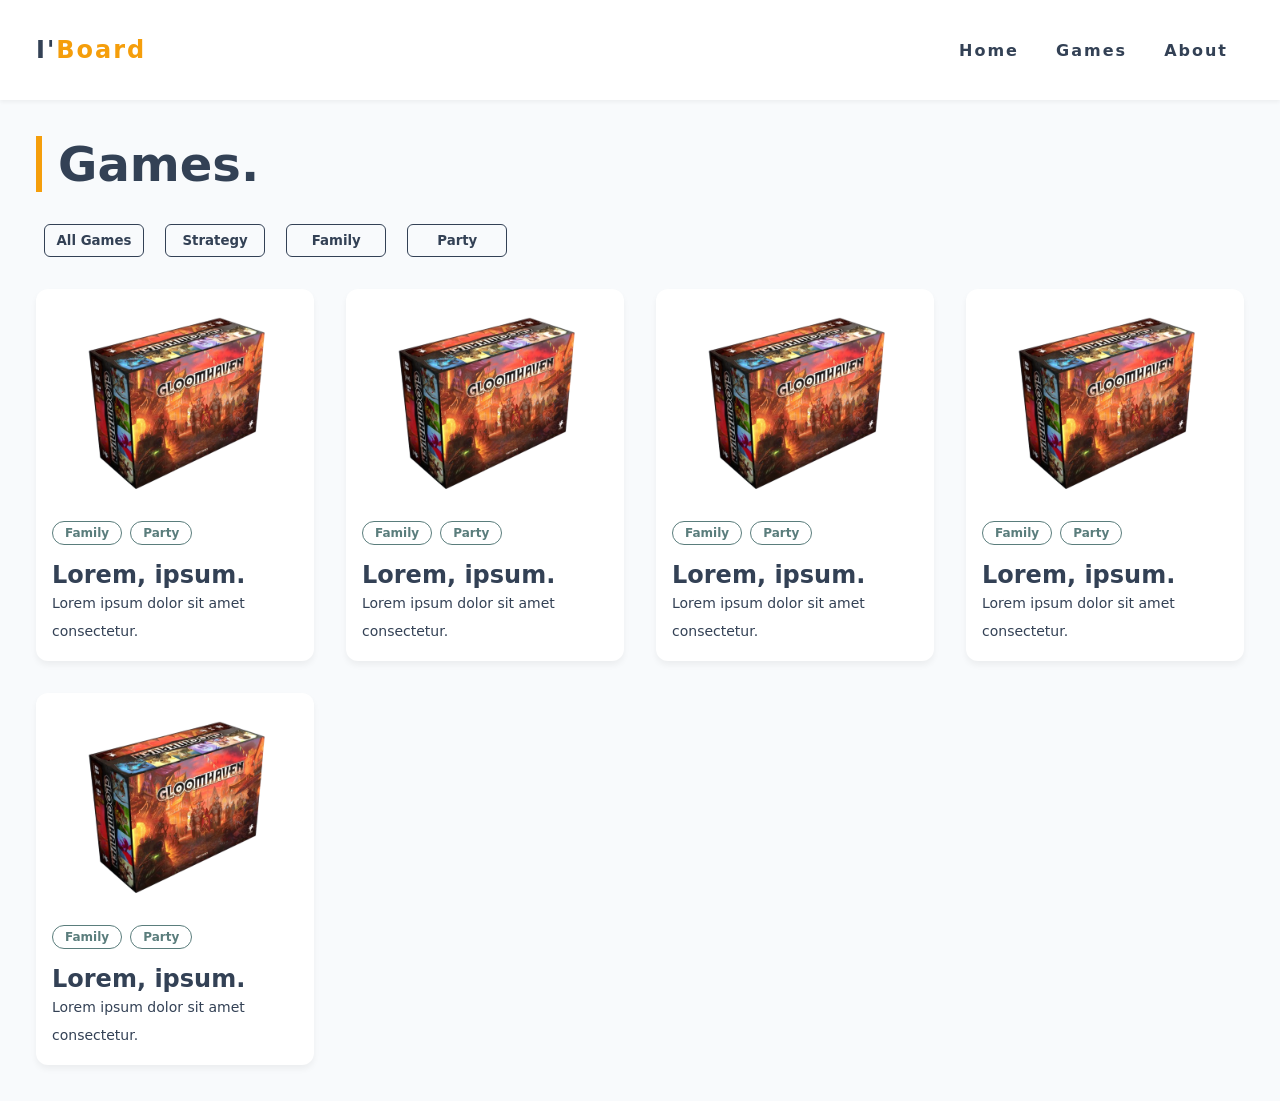
<file: all-games.html>
<!DOCTYPE html>
<html lang="en">
<head>
    <meta charset="UTF-8">
    <meta name="viewport" content="width=device-width, initial-scale=1.0">
    <title>All Games | I'Board</title>

    <link rel="stylesheet" href="style.css">
</head>
<body>
    <!-- nav-section -->
     <nav>
        <div class="container">
            <div class="logo">
                <a href="./index.html">I'<span>Board</span></a>
            </div>
            <div class="nav-links">
                <a href="./index.html">Home</a>
                <a href="./all-games.html">Games</a>
                <a href="#">About</a>
            </div>
        </div>
     </nav>

     <!-- main-section -->
        <main class="main">
            <div class="container">
                <div class="main-content">
                    <div class="main-header">
                        <h1>Games.</h1>
                    </div>
                    <div class="game-category">
                        <button type="button">All Games</button>
                        <button type="button">Strategy</button>
                        <button type="button">Family</button>
                        <button type="button">Party</button>
                    </div>
                    <div class="main-card">
                        <div class="card-container">
                            <div class="games">
                                <img src="./board-game/160149f4-83e0-4a37-92ee-2bac1624b148.png" alt="games">
                                <div class="game-tags">
                                    <button type="button">Family</button>
                                    <button type="button">Party</button>
                                </div>
                                <h2>Lorem, ipsum.</h2>
                                <p>Lorem ipsum dolor sit amet consectetur.</p>
                            </div>
                            <div class="games">
                                <img src="./board-game/160149f4-83e0-4a37-92ee-2bac1624b148.png" alt="games">
                                <div class="game-tags">
                                    <button type="button">Family</button>
                                    <button type="button">Party</button>
                                </div>
                                <h2>Lorem, ipsum.</h2>
                                <p>Lorem ipsum dolor sit amet consectetur.</p>
                            </div>
                            <div class="games">
                                <img src="./board-game/160149f4-83e0-4a37-92ee-2bac1624b148.png" alt="games">
                                <div class="game-tags">
                                    <button type="button">Family</button>
                                    <button type="button">Party</button>
                                </div>
                                <h2>Lorem, ipsum.</h2>
                                <p>Lorem ipsum dolor sit amet consectetur.</p>
                            </div>
                            <div class="games">
                                <img src="./board-game/160149f4-83e0-4a37-92ee-2bac1624b148.png" alt="games">
                                <div class="game-tags">
                                    <button type="button">Family</button>
                                    <button type="button">Party</button>
                                </div>
                                <h2>Lorem, ipsum.</h2>
                                <p>Lorem ipsum dolor sit amet consectetur.</p>
                            </div>
                            <div class="games">
                                <img src="./board-game/160149f4-83e0-4a37-92ee-2bac1624b148.png" alt="games">
                                <div class="game-tags">
                                    <button type="button">Family</button>
                                    <button type="button">Party</button>
                                </div>
                                <h2>Lorem, ipsum.</h2>
                                <p>Lorem ipsum dolor sit amet consectetur.</p>
                            </div>
                        </div>
                    </div>
                </div>
            </div>
        </main>
</body>
</html>
</file>
<file: style.css>
:root {
    /* สีพื้นหลังเว็บ (สบายตา ไม่ขาวจั๊วะ) */
    --bg-color: #F8FAFC;

    /* สีพื้นหลังการ์ดเกม (ให้รูปเกมโดดเด่น) */
    --card-bg: #FFFFFF;

    /* สีหลัก (หัวข้อ, แถบเมนู, โลโก้) */
    --primary-color: #5A7D7C;

    /* สีตัวอักษร (เทาเข้ม อ่านง่าย ไม่ล้าสายตา) */
    --text-color: #334155;

    /* สีเน้น (ปุ่มกด, ป้ายเตือนความสนใจ) */
    --accent-color: #F59E0B;
}

* {
    margin: 0;
    padding: 0;
    box-sizing: border-box;
    text-decoration: none;
    font-family: system-ui, -apple-system, BlinkMacSystemFont, 'Segoe UI', Roboto, Oxygen, Ubuntu, Cantarell, 'Open Sans', 'Helvetica Neue', sans-serif;
    color: var(--text-color);
}

body {
    background-color: var(--bg-color);
}

/* nav-section */
nav {
    background-color: var(--card-bg);
    box-shadow: 0 2px 4px rgba(0, 0, 0, 0.05);
}

nav .container {
    max-width: 1440px;
    padding: 2.25rem;
    margin: 0 auto;
    display: flex;
    align-items: center;
    justify-content: space-between;
}

.logo {
    font-size: 1.5rem;
    font-weight: 600;
    color: var(--text-color);
    letter-spacing: 2px;
    transition: transform .3s ease;
}

.logo span {
    color: var(--accent-color);
    font-weight: bold;
}

.logo:hover {
    animation: shake-logo .6s ease-in-out infinite;
}

/* กำหนดสเต็ปการสั่น (หมุนซ้าย-ขวา) */
@keyframes shake-logo {
    0% { transform: rotate(0deg); }
    25% { transform: rotate(-5deg); } /* เอียงซ้าย 5 องศา */
    50% { transform: rotate(0deg); }
    75% { transform: rotate(5deg); }  /* เอียงขวา 5 องศา */
    100% { transform: rotate(0deg); }
}

.nav-links a {
    color: var(--text-color);
    font-weight: 600;
    margin: 0 1rem;
    letter-spacing: 2px;
    transition: color .3s ease;
}

.nav-links a:hover {
    color: var(--accent-color);
}

/* banner-section */
.banner {
    /* 1. ใส่รูปภาพพื้นหลังตรงนี้ */
    background-image: linear-gradient(rgba(0, 0, 0, 0.4), rgba(0, 0, 0, 0.4)), url('./banner/banner2.avif');
    background-size: cover; /* บังคับให้รูปขยายเต็มพื้นที่ ไม่แหว่ง */
    background-position: center; /* จัดให้จุดศูนย์กลางของรูปอยู่ตรงกลางเสมอ */
    background-repeat: no-repeat; /* ป้องกันไม่ให้รูปลอกลายซ้ำกันถ้าจอใหญ่เกินไป */
    
    /* 2. กำหนดความสูงเพื่อให้เห็นรูปภาพ */
    min-height: 800px; /* สามารถปรับตัวเลขความสูงได้ตามต้องการครับ */
    
    /* 3. โค้ดสำหรับจัดระเบียบเนื้อหาด้านใน */
    display: flex;
    align-items: center; /* จัดให้ข้อความและปุ่มอยู่กึ่งกลางแนวตั้ง */
    box-shadow: 0 2px 4px rgba(0, 0, 0, 0.05);
}

/* แก้ไขคลาสนี้โดยเพิ่ม 2 บรรทัดล่างสุดครับ */
.banner .container {
    max-width: 1440px;
    padding: 2.25rem;
    margin: 0 auto;
    width: 100%; 
    display: flex; /* เปิดใช้งาน Flexbox */
    justify-content: flex-end; /* ดันเนื้อหาทั้งหมดไปชิดขวา */
}

/* จัดการหัวข้อหลัก (Welcome to our I'Board) */
.banner-content h1 {
    color: #FFFFFF; /* ใช้สีขาวสว่างให้เด่นชัดตัดกับพื้นหลังมืด */
    font-size: 4rem; /* ปรับขนาดให้ใหญ่เตะตา (ปรับตัวเลขได้ตามชอบครับ) */
    margin-bottom: 1rem; /* เว้นระยะห่างด้านล่างก่อนถึงเนื้อหาถัดไป */
}

/* เน้นคำว่า Board ให้เป็นสีส้มเหลืองเหมือนโลโก้ */
.banner-content h1 span {
    color: var(--accent-color); 
}

/* จัดการคำอธิบายย่อย (Learn board games...) */
.banner-content p {
    color: rgba(255, 255, 255, 0.85); /* ใช้สีขาวที่โปร่งแสงนิดๆ (85%) เพื่อให้ดูซอฟต์ลง และไม่ไปแย่งซีนหัวข้อหลักครับ */
    font-size: 1.25rem; /* ขนาดตัวอักษรใหญ่กว่าปกติเล็กน้อยให้อ่านง่าย */
    margin-bottom: 2.5rem; /* เว้นระยะห่างก่อนถึงปุ่มกด */
    line-height: 1.6; /* เพิ่มระยะห่างบรรทัดให้อ่านสบายตา */
}

/* จัดการปุ่ม Start playing สถานะปกติ */
.banner-content a {
    display: inline-block; /* สำคัญมาก: ทำให้ <a> รับค่า Padding และ Transform ได้เต็มที่ */
    background-color: var(--accent-color);
    color: #FFFFFF;
    padding: 1rem 2.5rem; /* เพิ่มพื้นที่ บน-ล่าง 1rem, ซ้าย-ขวา 2.5rem ให้ปุ่มดูใหญ่และคลิกง่ายขึ้น */
    font-size: 1.15rem; /* ขยายตัวหนังสือให้พอดีกับปุ่ม */
    font-weight: 600; /* ทำตัวหนาให้ดูเป็นปุ่ม Call to Action */
    border-radius: 8px; /* ปรับความโค้งมนให้ดูทันสมัย */
    box-shadow: 0 4px 6px rgba(0, 0, 0, 0.3); /* ใส่เงาบางๆ ให้ปุ่มดูลอยขึ้นมาจากรูปแบนเนอร์ */
    transition: all 0.3s ease; /* เตรียมความพร้อมสำหรับเอฟเฟกต์ตอน Hover */
}

/* จัดการปุ่มตอนเอาเมาส์ชี้ (Hover) */
.banner-content a:hover {
    transform: translateY(-4px) scale(1.02); /* เอฟเฟกต์: ให้ปุ่มลอยขึ้นด้านบนและขยายขนาดขึ้นนิดนึง */
    background-color: #F6AD31; /* ปรับสีส้มให้สว่างขึ้นนิดนึง (สว่างกว่าสีเดิม) */
    box-shadow: 0 8px 15px rgba(245, 158, 11, 0.4); /* เพิ่มเงาให้ฟุ้งขึ้น และใช้โทนสีส้ม (สีของปุ่ม) ให้ดูเรืองแสงนิดๆ */
}

/* recommend-section */
.recommend .container{
    max-width: 1440px;
    margin: 0 auto;
    padding: 2.25rem;
}

.recommend-header {
    font-size: 1.5rem;
    border-left: 6px solid var(--accent-color);
}

.recommend-header h1 {
    margin-left: 1rem;
}

.recommend-card {
    margin: 2rem 0;
}

.recommend-card .card-container {
    display: grid;
    grid-template-columns: repeat(3, 1fr);
    gap: 2rem;
}

.recommend-games {
    background-color: var(--card-bg);
    padding: 2rem;
    border-radius: 12px;
    box-shadow: 0 4px 6px rgba(0, 0, 0, 0.05);
    transition: transform 0.3s ease, box-shadow 0.3s ease;
    cursor: pointer;
}

.recommend-games:hover {
    transform: translateY(-10px);
    box-shadow: 0 10px 20px rgba(0, 0, 0, 0.1);
}

.recommend-games img{
    width: 100%;
    max-width: 200px;
    display: block;
    margin: 0 auto;
    margin-bottom: 1rem;
}

/* main-section */
.main .container {
    max-width: 1440px;
    margin: 0 auto;
    padding: 2.25rem;
}

.main-header {
    font-size: 1.5rem;
    border-left: 6px solid var(--accent-color);
}

.main-header h1 {
    margin-left: 1rem;
}

.game-category button{
    margin: 2rem .5rem;
    width: 100px;
    border-radius: 6px;
    outline: none;
    border: 1px solid var(--text-color);
    background-color: transparent;
    padding: .5rem;
    cursor: pointer;
    font-weight: 600;
    transition: all .3s ease;
}

.game-category button:hover {
    background-color: var(--text-color);
    color: #FFFFFF;
}

.main-card .card-container {
    display: grid;
    grid-template-columns: repeat(4,1fr);
    gap: 2rem;

}

.games {
    background-color: var(--card-bg);
    padding: 1rem;
    border-radius: 12px;
    box-shadow: 0 4px 6px rgba(0, 0, 0, 0.05);
    transition: transform 0.3s ease, box-shadow 0.3s ease;
    cursor: pointer;
    
}

.games:hover {
    transform: translateY(-10px);
    box-shadow: 0 10px 20px rgba(0, 0, 0, 0.1);
}

.card-container .games img {
    width: 100%;
    max-width: 200px;
    display: block;
    margin: 0 auto;
    margin-bottom: 1rem;
}

.games p {
    font-size: 14px;
    line-height: 2;
}

.game-tags {
    display: flex;
    gap: 0.5rem; /* ระยะห่างระหว่างแต่ละ Tag */
    flex-wrap: wrap; /* ถ้าเนื้อหา Tag ยาวเกินไป ให้ปัดตกบรรทัดใหม่คลีนๆ */
    margin-bottom: 1rem; /* ระยะห่างระหว่าง Tag กับชื่อเกมด้านล่าง */
}

.game-tags button {
    background-color: transparent; /* พื้นหลังใส */
    border: 1px solid var(--primary-color); /* กรอบสีเขียวตุ่น (สีหลัก) */
    color: var(--primary-color); /* ตัวหนังสือสีเขียวตุ่น */
    padding: 0.25rem 0.75rem; /* ให้ปุ่มมีความกะทัดรัด */
    border-radius: 50px; /* ทริคทำขอบมนเป็นรูปแคปซูล */
    font-size: 0.75rem; /* ขนาดฟอนต์เล็กกว่าเนื้อหาปกติ */
    font-weight: 600;
    cursor: pointer;
    transition: all 0.3s ease; /* เตรียมพร้อมสำหรับ Hover */
}

/* เอฟเฟกต์ตอนเอาเมาส์ชี้ที่ Tag */
.game-tags button:hover {
    background-color: var(--primary-color); /* ถมสีพื้นหลังเป็นสีเขียว */
    color: #FFFFFF; /* เปลี่ยนตัวหนังสือเป็นสีขาวให้ตัดกัน */
    transform: translateY(-2px); /* ให้ Tag ลอยขึ้นมานิดๆ ดูมีชีวิตชีวา */
}

/* =========================================
   ส่วนจัดการปุ่ม See More
   ========================================= */
.see-more {
    display: flex;
    justify-content: center;
    align-items: center;
    min-height: 250px; 
}

.see-more button {
    background-color: transparent;
    outline: none;
    border: none;
    cursor: pointer;
    
    /* เพิ่ม Flexbox ให้ตัวปุ่มเพื่อจัดระเบียบไอคอนและข้อความ */
    display: flex;
    flex-direction: column; /* ให้ลูกศรอยู่บน ข้อความอยู่ล่าง */
    align-items: center; /* จัดให้อยู่กึ่งกลาง */
    gap: 1rem; /* เพิ่มช่องว่างระหว่างลูกศรกับข้อความให้ดูพอดี ไม่อึดอัด */
}

/* จัดการขนาดและสีของไอคอนลูกศร */
.see-more i {
    font-size: 3rem; 
    color: var(--text-color); 
    transition: all 0.3s ease;
}

/* จัดการตัวหนังสือ See More */
.see-more p {
    font-size: 1.25rem;
    font-weight: 600;
    color: var(--text-color);
    transition: all 0.3s ease;
}

/* เอฟเฟกต์ตอนเอาเมาส์ชี้: ให้เปลี่ยนสี "ทั้งลูกศรและข้อความ" พร้อมกัน */
.see-more button:hover i,
.see-more button:hover p {
    color: var(--primary-color);
}

/* เพิ่มลูกเล่นให้ลูกศรพุ่งไปทางขวานิดนึงตอนเอาเมาส์ชี้ปุ่ม */
.see-more button:hover i {
    transform: translateX(8px);
}
</file>
